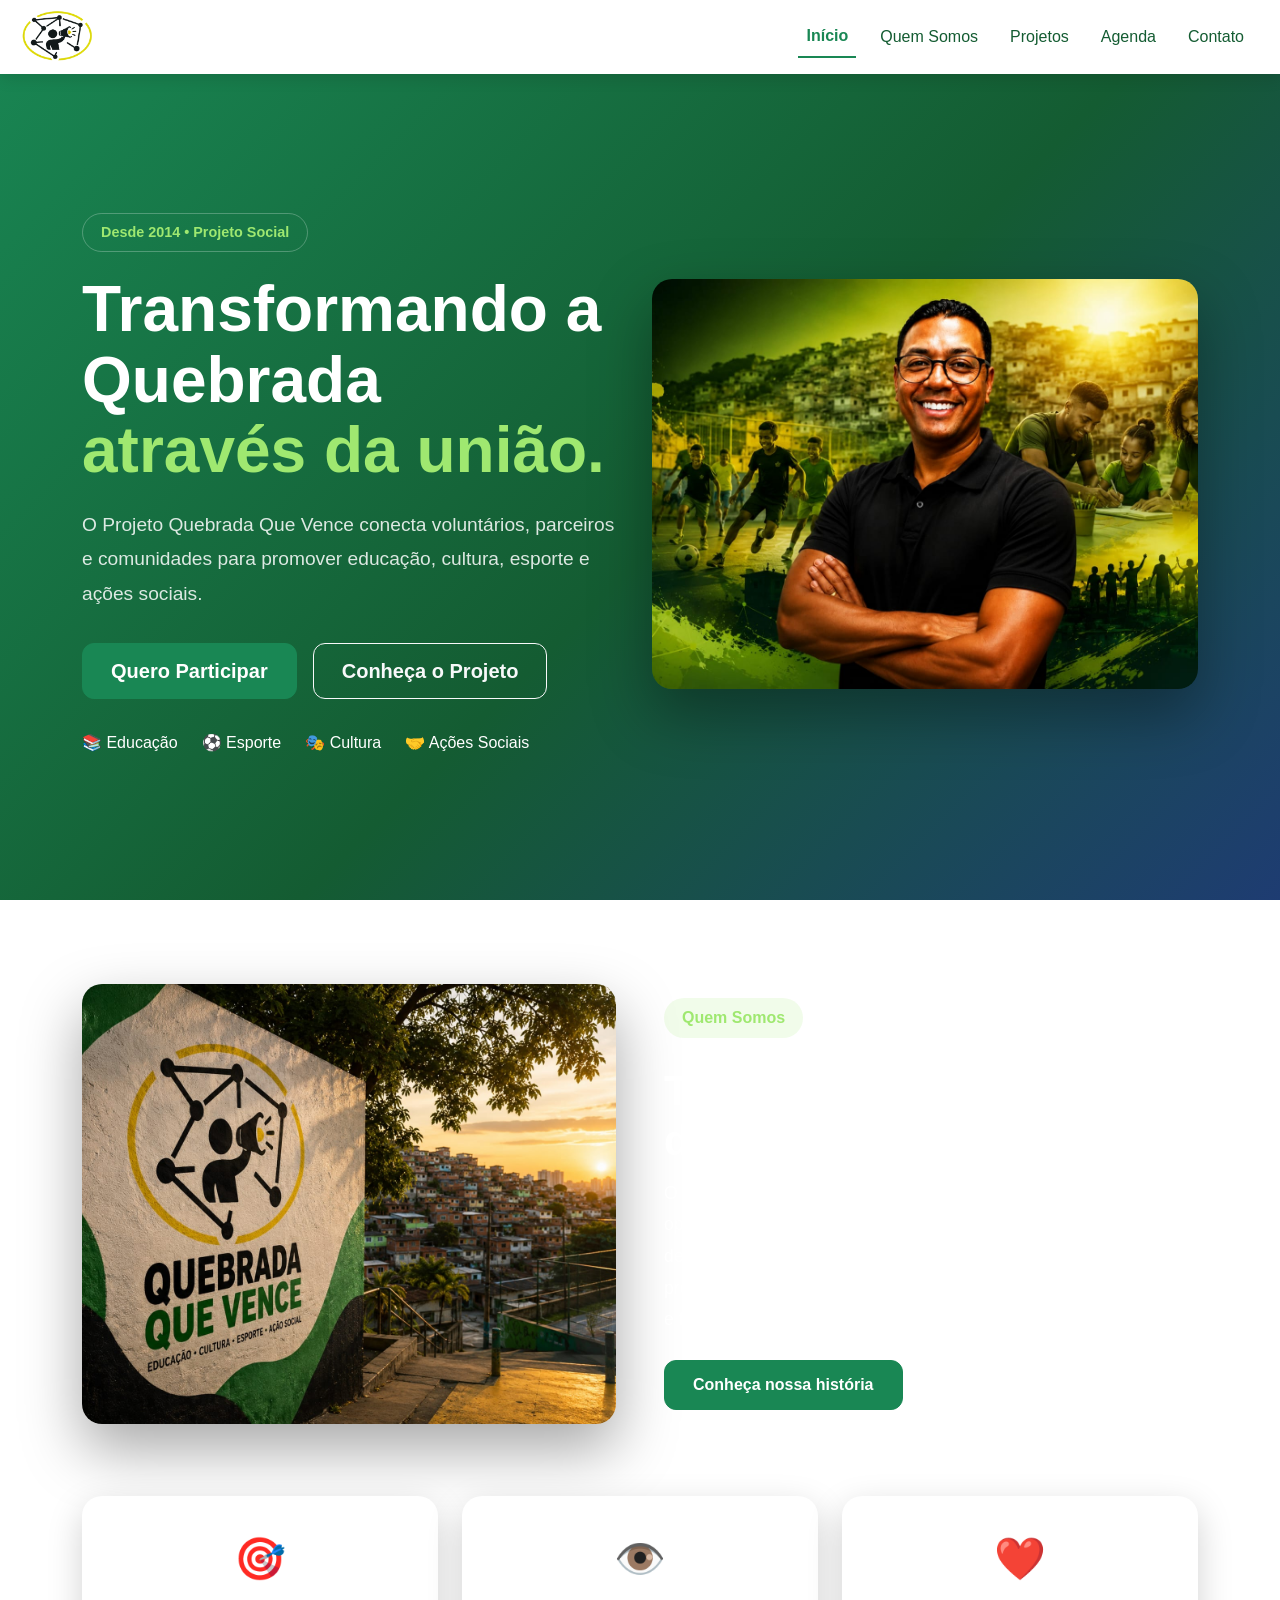
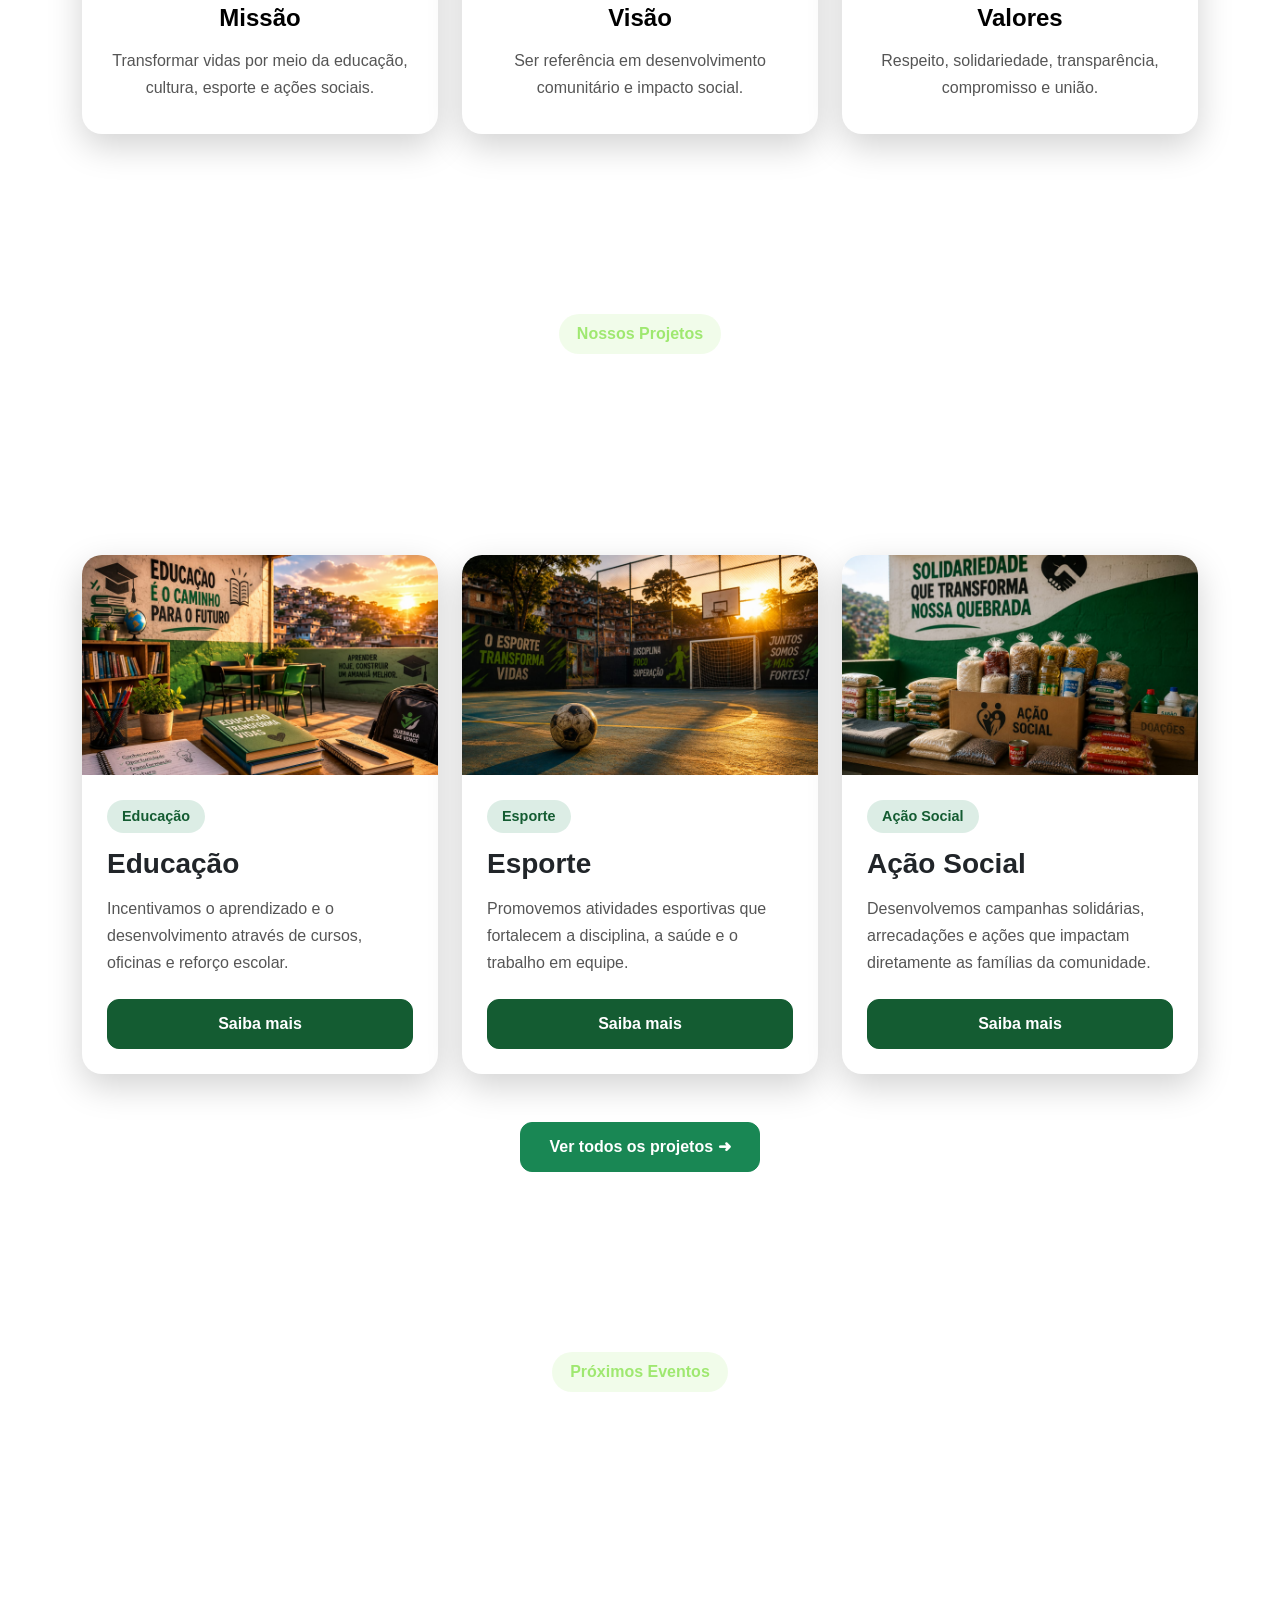
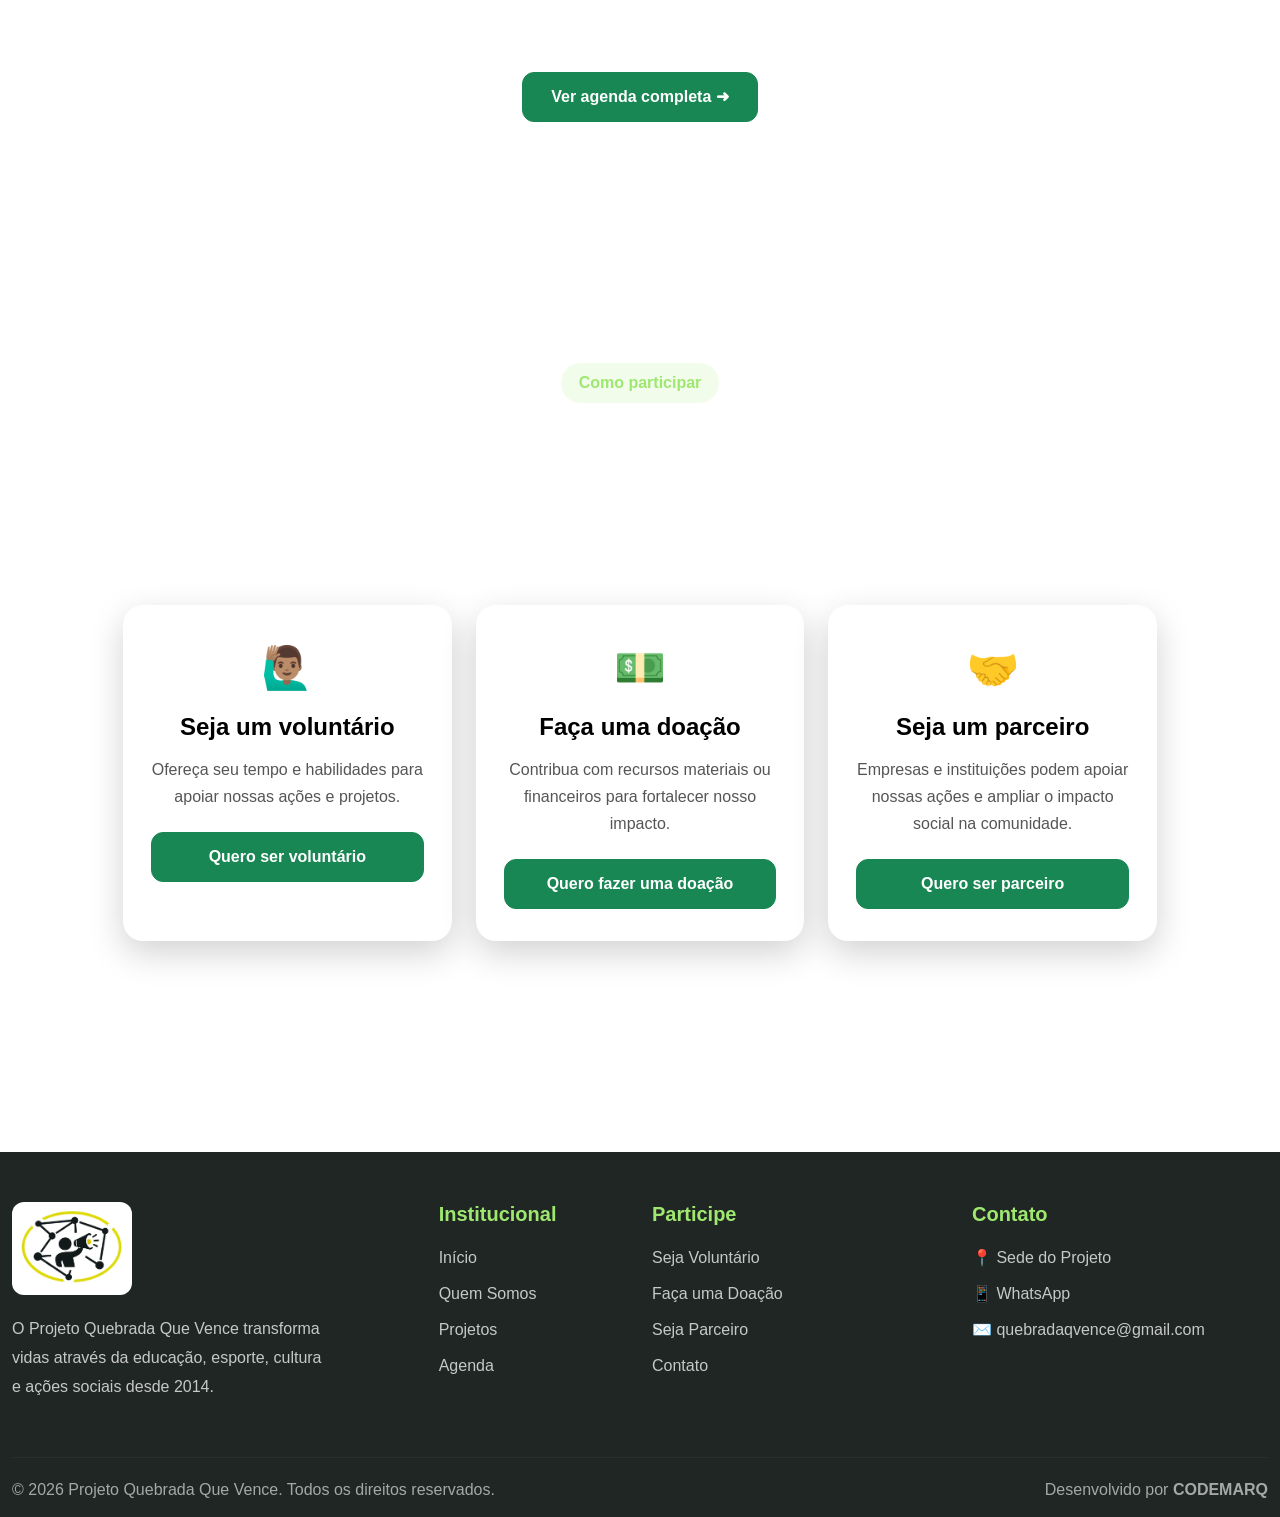
<file: frontend/index.html>
<!doctype html>
<html lang="pt-BR">
  <head>
    <meta charset="UTF-8" />
    <meta name="viewport" content="width=device-width, initial-scale=1.0" />
    <title>Quebrada Que Vence | Educação, esporte, cultura e ação social</title>
    <meta name="description" content="Projeto social desde 2014 na Zona Leste de São Paulo. Educação, esporte, cultura e ações sociais para transformar a comunidade." />
    <link href="https://cdn.jsdelivr.net/npm/bootstrap@5.3.7/dist/css/bootstrap.min.css" rel="stylesheet" integrity="sha384-LN+7fdVzj6u52u30Kp6M/trliBMCMKTyK833zpbD+pXdCLuTusPj697FH4R/5mcr" crossorigin="anonymous" />
    <link rel="stylesheet" href="css/style.css" />
  </head>
  <body>
    <div id="site-header"></div>

    <main>
      <!-- HERO -->
      <section class="hero">
        <div class="container">
          <div class="row align-items-center">
            <div class="col-lg-6 hero-content">
              <span class="hero-badge">Desde 2014 • Projeto Social</span>
              <h1>
                Transformando a Quebrada
                <span class="highlight">através da união.</span>
              </h1>
              <p>
                O Projeto Quebrada Que Vence conecta voluntários, parceiros e
                comunidades para promover educação, cultura, esporte e ações sociais.
              </p>
              <div class="hero-buttons">
                <a href="contato.html" class="btn btn-success btn-qv btn-lg btn-pulse">Quero Participar</a>
                <a href="sobre.html" class="btn btn-outline-light btn-lg btn-qv">Conheça o Projeto</a>
              </div>
              <div class="hero-topics">
                <span>📚 Educação</span>
                <span>⚽ Esporte</span>
                <span>🎭 Cultura</span>
                <span>🤝 Ações Sociais</span>
              </div>
            </div>
            <div class="col-lg-6 text-center">
              <img src="img/banerQuebrada.jpeg" class="hero-image img-fluid img-box" alt="Projeto Quebrada Que Vence" />
            </div>
          </div>
        </div>
      </section>

      <!-- QUEM SOMOS -->
      <section class="section-pad" id="quem-somos">
        <div class="container">
          <div class="row align-items-center g-5">
            <div class="col-lg-6 text-center">
              <img src="img/quem-somos.jpeg" alt="Equipe do Projeto Quebrada Que Vence" class="page-image img-fluid img-box" />
            </div>
            <div class="col-lg-6">
              <span class="section-badge">Quem Somos</span>
              <h2 class="section-title">Transformando vidas desde 2014.</h2>
              <p class="section-description mx-0">
                O Projeto Quebrada Que Vence nasceu com a missão de levar
                oportunidades para quem mais precisa. Ao longo dos anos,
                desenvolvemos ações sociais, culturais, esportivas e educacionais,
                promovendo cidadania, inclusão e esperança para crianças, jovens e
                famílias da comunidade.
              </p>
              <a href="sobre.html" class="btn btn-success btn-qv mt-4">Conheça nossa história</a>
            </div>
          </div>

          <div class="row mt-5 g-4">
            <div class="col-md-4">
              <div class="info-card text-center">
                <div class="icon">🎯</div>
                <h4>Missão</h4>
                <p>Transformar vidas por meio da educação, cultura, esporte e ações sociais.</p>
              </div>
            </div>
            <div class="col-md-4">
              <div class="info-card text-center">
                <div class="icon">👁️</div>
                <h4>Visão</h4>
                <p>Ser referência em desenvolvimento comunitário e impacto social.</p>
              </div>
            </div>
            <div class="col-md-4">
              <div class="info-card text-center">
                <div class="icon">❤️</div>
                <h4>Valores</h4>
                <p>Respeito, solidariedade, transparência, compromisso e união.</p>
              </div>
            </div>
          </div>
        </div>
      </section>

      <!-- PROJETOS -->
      <section class="section-pad" id="projetos">
        <div class="container">
          <div class="text-center">
            <span class="section-badge">Nossos Projetos</span>
            <h2 class="section-title">Transformando vidas através de ações concretas.</h2>
            <p class="section-description">
              Conheça algumas das principais iniciativas desenvolvidas pelo Projeto
              Quebrada Que Vence para fortalecer nossa comunidade.
            </p>
          </div>
          <div class="row g-4 mt-4">
            <div class="col-lg-4">
              <div class="project-card">
                <img src="img/projeto-educacao.jpeg" alt="Projeto Educação" class="project-image img-box" />
                <div class="project-content">
                  <span class="project-badge">Educação</span>
                  <h3>Educação</h3>
                  <p>Incentivamos o aprendizado e o desenvolvimento através de cursos, oficinas e reforço escolar.</p>
                  <a href="projetos.html#educacao" class="btn btn-qv btn-card">Saiba mais</a>
                </div>
              </div>
            </div>
            <div class="col-lg-4">
              <div class="project-card">
                <img src="img/projeto-esporte.jpeg" alt="Projeto Esporte" class="project-image img-box" />
                <div class="project-content">
                  <span class="project-badge">Esporte</span>
                  <h3>Esporte</h3>
                  <p>Promovemos atividades esportivas que fortalecem a disciplina, a saúde e o trabalho em equipe.</p>
                  <a href="projetos.html#esporte" class="btn btn-qv btn-card">Saiba mais</a>
                </div>
              </div>
            </div>
            <div class="col-lg-4">
              <div class="project-card">
                <img src="img/projeto-social.jpeg" alt="Projeto Ação Social" class="project-image img-box" />
                <div class="project-content">
                  <span class="project-badge">Ação Social</span>
                  <h3>Ação Social</h3>
                  <p>Desenvolvemos campanhas solidárias, arrecadações e ações que impactam diretamente as famílias da comunidade.</p>
                  <a href="projetos.html#acao-social" class="btn btn-qv btn-card">Saiba mais</a>
                </div>
              </div>
            </div>
          </div>
          <div class="text-center mt-5">
            <a href="projetos.html" class="btn btn-success btn-qv">Ver todos os projetos ➜</a>
          </div>
        </div>
      </section>

      <!-- AGENDA -->
      <section class="section-pad">
        <div class="container">
          <div class="text-center">
            <span class="section-badge">Próximos Eventos</span>
            <h2 class="section-title">Agenda do Quebrada Que Vence</h2>
            <p class="section-description">Participe das nossas próximas ações e ajude a transformar vidas.</p>
          </div>
          <div class="row g-4 mt-4" id="lista-agenda" data-limite="3"></div>
          <div class="text-center mt-5">
            <a href="agenda.html" class="btn btn-success btn-qv">Ver agenda completa ➜</a>
          </div>
        </div>
      </section>

      <!-- COMO PARTICIPAR -->
      <section class="section-pad" id="participar">
        <div class="container">
          <div class="participar-wrapper">
            <div class="text-center">
              <span class="section-badge">Como participar</span>
              <h2 class="section-title">Faça parte da transformação da nossa comunidade</h2>
              <p class="section-description">
                Existem várias formas de contribuir com o Projeto Quebrada Que Vence.
                Escolha como deseja participar e ajudar a transformar vidas.
              </p>
            </div>
            <div class="row g-4 mt-4">
              <div class="col-md-4">
                <div class="info-card text-center">
                  <div class="icon">🙋🏽‍♂️</div>
                  <h4>Seja um voluntário</h4>
                  <p>Ofereça seu tempo e habilidades para apoiar nossas ações e projetos.</p>
                  <a href="contato.html?tipo=voluntario" class="btn btn-success btn-qv">Quero ser voluntário</a>
                </div>
              </div>
              <div class="col-md-4">
                <div class="info-card text-center">
                  <div class="icon">💵</div>
                  <h4>Faça uma doação</h4>
                  <p>Contribua com recursos materiais ou financeiros para fortalecer nosso impacto.</p>
                  <a href="contato.html?tipo=apoiador" class="btn btn-success btn-qv">Quero fazer uma doação</a>
                </div>
              </div>
              <div class="col-md-4">
                <div class="info-card text-center">
                  <div class="icon">🤝</div>
                  <h4>Seja um parceiro</h4>
                  <p>Empresas e instituições podem apoiar nossas ações e ampliar o impacto social na comunidade.</p>
                  <a href="contato.html?tipo=empresa" class="btn btn-success btn-qv">Quero ser parceiro</a>
                </div>
              </div>
            </div>
          </div>
        </div>
      </section>
    </main>

    <div id="site-footer"></div>

    <script src="https://cdn.jsdelivr.net/npm/bootstrap@5.3.7/dist/js/bootstrap.bundle.min.js" integrity="sha384-ndDqU0Gzau9qJ1lfW4pNLlhNTkCfHzAVBReH9diLvGRem5+R9g2FzA8ZGN954O5Q" crossorigin="anonymous"></script>
    <script src="js/config.js"></script>
    <script src="js/layout.js"></script>
    <script src="js/eventos.js"></script>
    <script src="js/agenda.js"></script>
  </body>
</html>
</file>
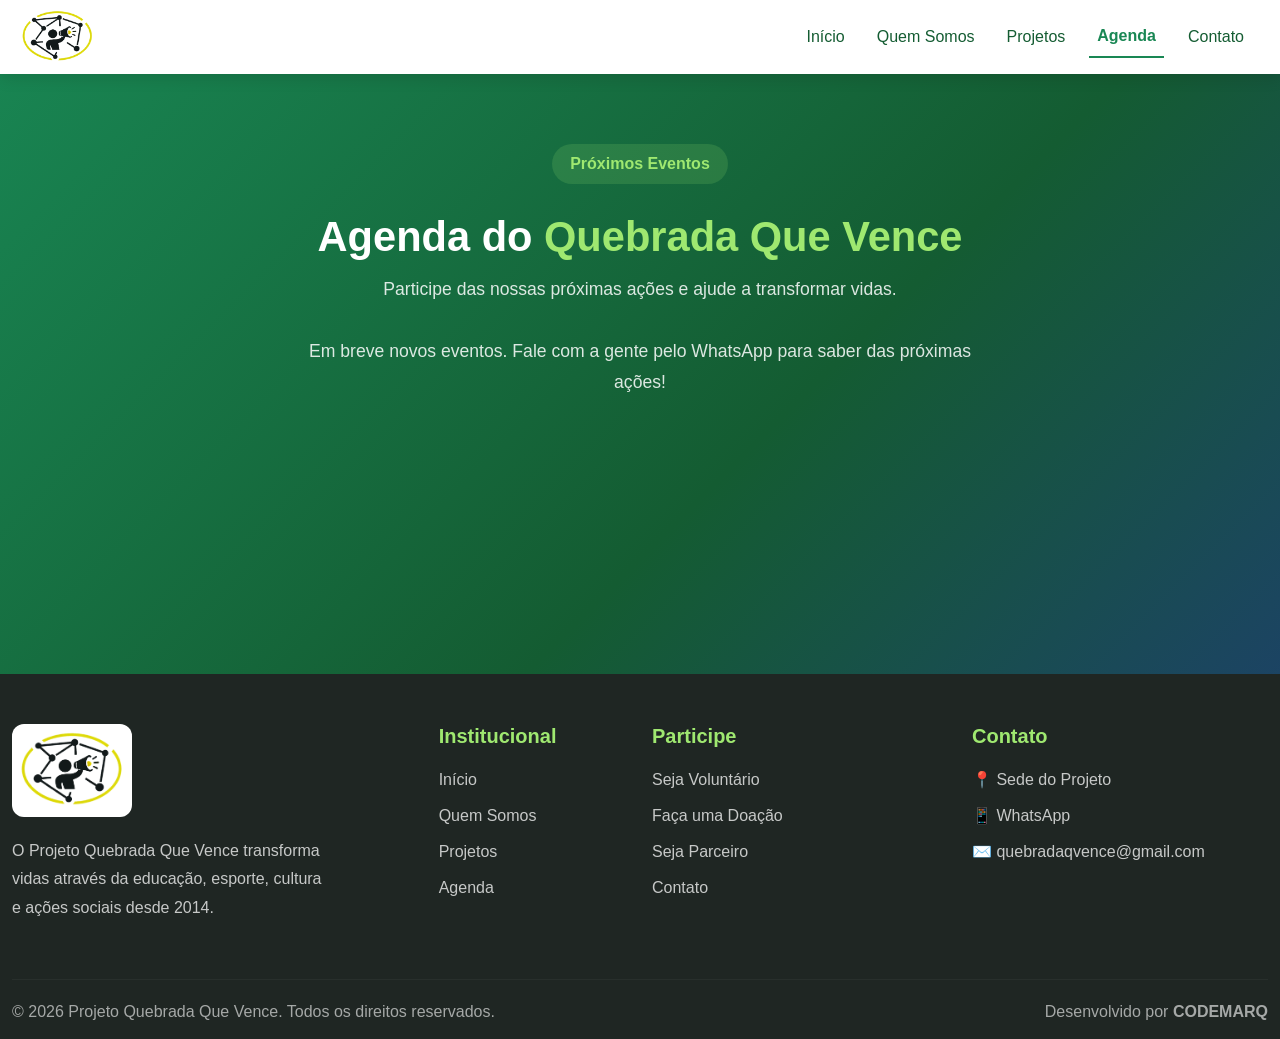
<file: frontend/agenda.html>
<!doctype html>
<html lang="pt-BR">
  <head>
    <meta charset="UTF-8" />
    <meta name="viewport" content="width=device-width, initial-scale=1.0" />
    <title>Agenda | Quebrada Que Vence</title>
    <meta name="description" content="Próximos eventos e ações do Projeto Quebrada Que Vence. Participe!" />
    <link href="https://cdn.jsdelivr.net/npm/bootstrap@5.3.7/dist/css/bootstrap.min.css" rel="stylesheet" integrity="sha384-LN+7fdVzj6u52u30Kp6M/trliBMCMKTyK833zpbD+pXdCLuTusPj697FH4R/5mcr" crossorigin="anonymous" />
    <link rel="stylesheet" href="css/style.css" />
  </head>
  <body>
    <div id="site-header"></div>

    <main>
      <section class="page-banner">
        <div class="container">
          <span class="section-badge">Próximos Eventos</span>
          <h1 class="section-title">Agenda do <span class="highlight">Quebrada Que Vence</span></h1>
          <p class="section-description">Participe das nossas próximas ações e ajude a transformar vidas.</p>
        </div>
      </section>

      <section class="pb-5">
        <div class="container">
          <div class="row g-4" id="lista-agenda"></div>
        </div>
      </section>
    </main>

    <div id="site-footer"></div>

    <script src="https://cdn.jsdelivr.net/npm/bootstrap@5.3.7/dist/js/bootstrap.bundle.min.js" integrity="sha384-ndDqU0Gzau9qJ1lfW4pNLlhNTkCfHzAVBReH9diLvGRem5+R9g2FzA8ZGN954O5Q" crossorigin="anonymous"></script>
    <script src="js/config.js"></script>
    <script src="js/layout.js"></script>
    <script src="js/eventos.js"></script>
    <script src="js/agenda.js"></script>
  </body>
</html>
</file>
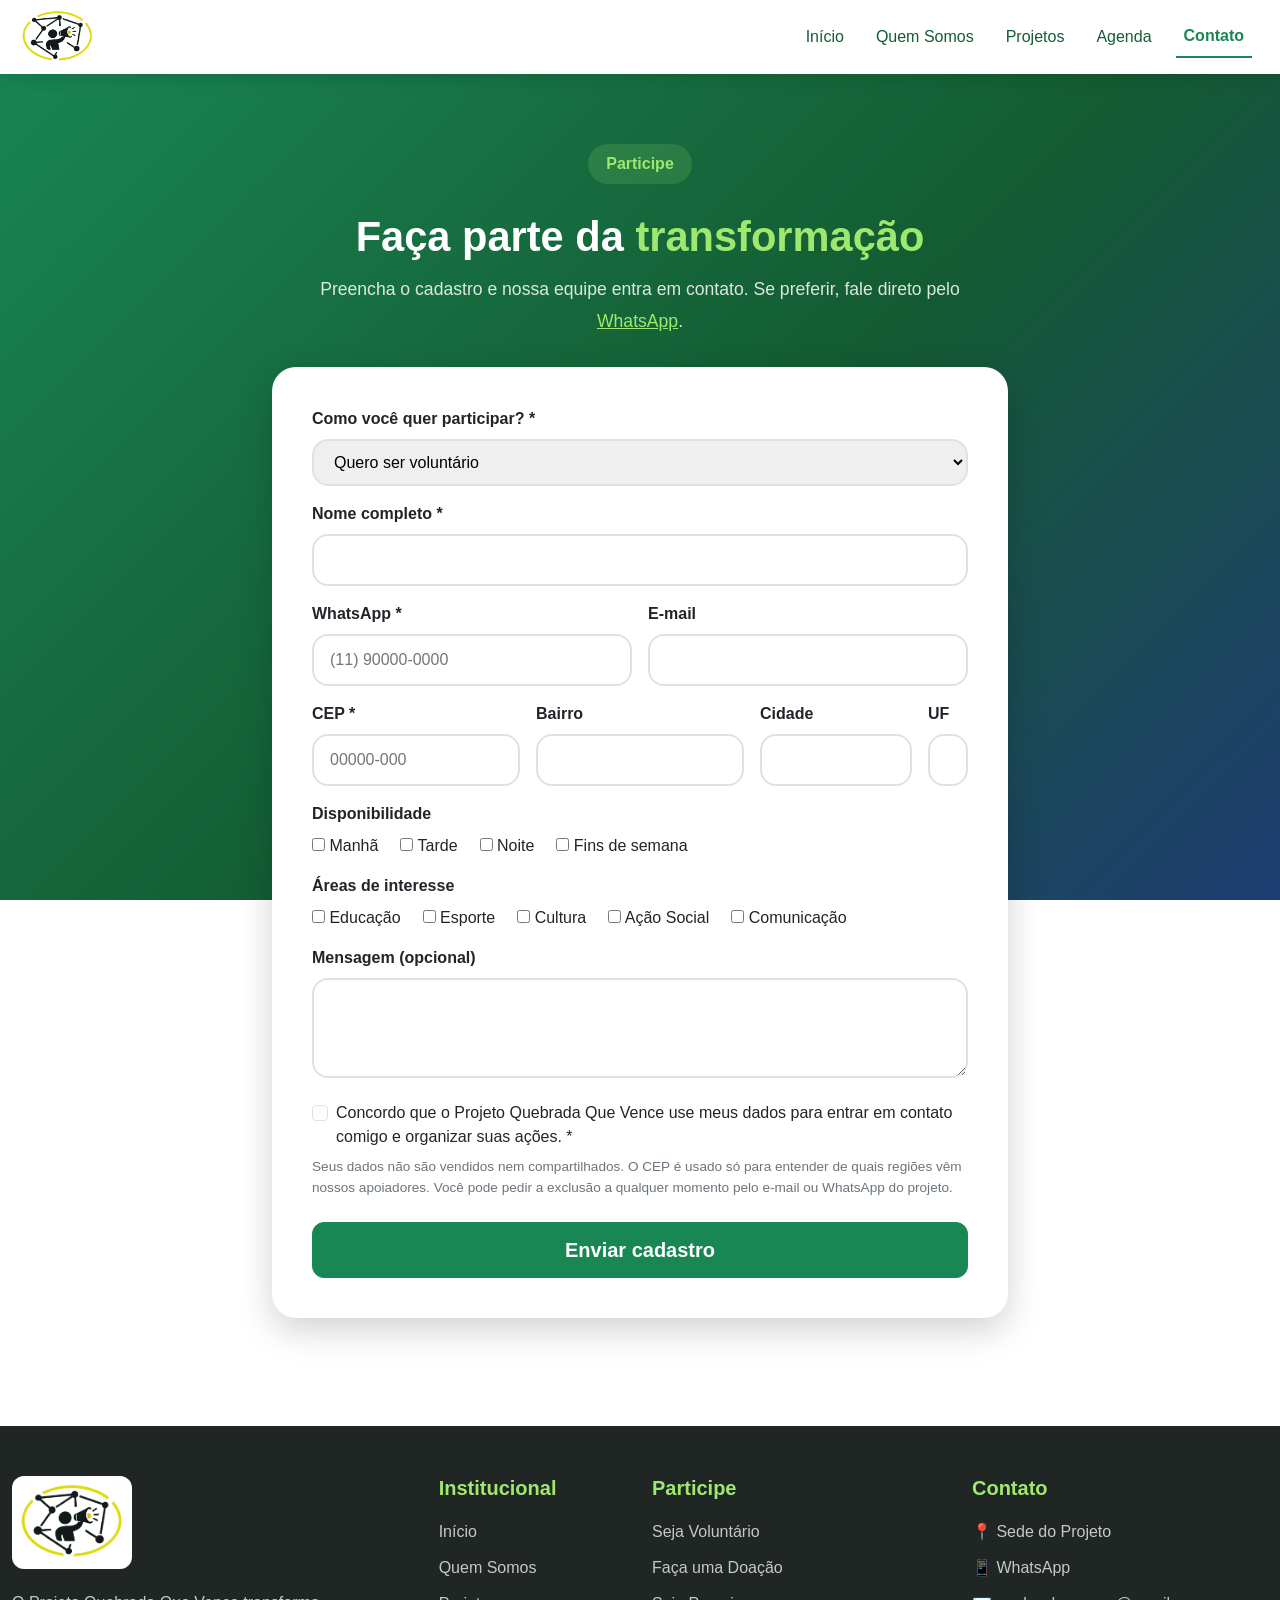
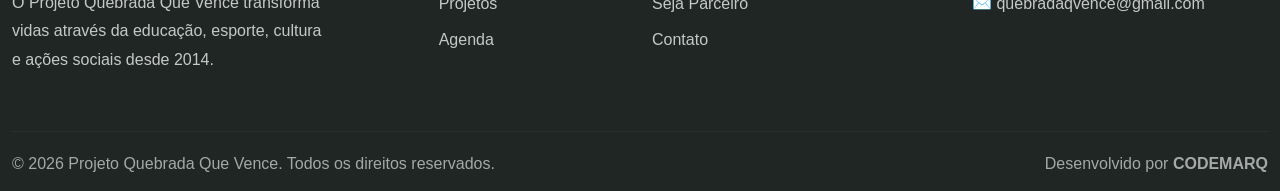
<file: frontend/contato.html>
<!doctype html>
<html lang="pt-BR">
  <head>
    <meta charset="UTF-8" />
    <meta name="viewport" content="width=device-width, initial-scale=1.0" />
    <title>Participe e Contato | Quebrada Que Vence</title>
    <meta name="description" content="Cadastre-se como voluntário, apoiador ou empresa parceira do Quebrada Que Vence." />
    <link href="https://cdn.jsdelivr.net/npm/bootstrap@5.3.7/dist/css/bootstrap.min.css" rel="stylesheet" integrity="sha384-LN+7fdVzj6u52u30Kp6M/trliBMCMKTyK833zpbD+pXdCLuTusPj697FH4R/5mcr" crossorigin="anonymous" />
    <link rel="stylesheet" href="css/style.css" />
  </head>
  <body>
    <div id="site-header"></div>

    <main>
      <section class="page-banner">
        <div class="container">
          <span class="section-badge">Participe</span>
          <h1 class="section-title">Faça parte da <span class="highlight">transformação</span></h1>
          <p class="section-description">
            Preencha o cadastro e nossa equipe entra em contato. Se preferir, fale
            direto pelo <a class="highlight" href="#" id="link-zap">WhatsApp</a>.
          </p>
        </div>
      </section>

      <section class="pb-5">
        <div class="container">
          <div class="row justify-content-center">
            <div class="col-lg-8">
              <form id="form-cadastro" class="form-card needs-validation" novalidate>
                <input type="hidden" name="evento" id="evento" />

                <div class="row g-3">
                  <div class="col-12">
                    <label class="form-label" for="tipo">Como você quer participar? *</label>
                    <select class="input-qv" id="tipo" name="tipo" required>
                      <option value="voluntario">Quero ser voluntário</option>
                      <option value="apoiador">Quero apoiar / doar</option>
                      <option value="empresa">Sou empresa e quero ser parceira</option>
                      <option value="contato">Só quero tirar uma dúvida</option>
                    </select>
                  </div>

                  <div class="col-12 d-none" id="bloco-empresa">
                    <label class="form-label" for="empresa">Nome da empresa</label>
                    <input class="input-qv" type="text" id="empresa" name="empresa" autocomplete="organization" />
                  </div>

                  <div class="col-12">
                    <label class="form-label" for="nome">Nome completo *</label>
                    <input class="input-qv" type="text" id="nome" name="nome" required minlength="3" autocomplete="name" />
                  </div>

                  <div class="col-md-6">
                    <label class="form-label" for="whatsapp">WhatsApp *</label>
                    <input class="input-qv" type="tel" id="whatsapp" name="whatsapp" placeholder="(11) 90000-0000" required autocomplete="tel" />
                  </div>

                  <div class="col-md-6">
                    <label class="form-label" for="email">E-mail</label>
                    <input class="input-qv" type="email" id="email" name="email" autocomplete="email" />
                  </div>

                  <div class="col-md-4">
                    <label class="form-label" for="cep">CEP *</label>
                    <input class="input-qv" type="text" id="cep" name="cep" placeholder="00000-000" required inputmode="numeric" autocomplete="postal-code" />
                  </div>
                  <div class="col-md-4">
                    <label class="form-label" for="bairro">Bairro</label>
                    <input class="input-qv" type="text" id="bairro" name="bairro" />
                  </div>
                  <div class="col-md-3">
                    <label class="form-label" for="cidade">Cidade</label>
                    <input class="input-qv" type="text" id="cidade" name="cidade" />
                  </div>
                  <div class="col-md-1">
                    <label class="form-label" for="uf">UF</label>
                    <input class="input-qv px-2" type="text" id="uf" name="uf" maxlength="2" />
                  </div>

                  <div class="col-12">
                    <span class="form-label d-block">Disponibilidade</span>
                    <div class="check-grid">
                      <label><input type="checkbox" name="disponibilidade" value="Manhã" /> Manhã</label>
                      <label><input type="checkbox" name="disponibilidade" value="Tarde" /> Tarde</label>
                      <label><input type="checkbox" name="disponibilidade" value="Noite" /> Noite</label>
                      <label><input type="checkbox" name="disponibilidade" value="Fins de semana" /> Fins de semana</label>
                    </div>
                  </div>

                  <div class="col-12">
                    <span class="form-label d-block">Áreas de interesse</span>
                    <div class="check-grid">
                      <label><input type="checkbox" name="interesses" value="Educação" /> Educação</label>
                      <label><input type="checkbox" name="interesses" value="Esporte" /> Esporte</label>
                      <label><input type="checkbox" name="interesses" value="Cultura" /> Cultura</label>
                      <label><input type="checkbox" name="interesses" value="Ação Social" /> Ação Social</label>
                      <label><input type="checkbox" name="interesses" value="Comunicação" /> Comunicação</label>
                    </div>
                  </div>

                  <div class="col-12">
                    <label class="form-label" for="mensagem">Mensagem (opcional)</label>
                    <textarea class="input-qv" id="mensagem" name="mensagem" rows="3"></textarea>
                  </div>

                  <div class="col-12">
                    <div class="form-check">
                      <input class="form-check-input" type="checkbox" id="lgpd" required />
                      <label class="form-check-label" for="lgpd">
                        Concordo que o Projeto Quebrada Que Vence use meus dados para
                        entrar em contato comigo e organizar suas ações. *
                      </label>
                    </div>
                    <p class="form-note mt-2 mb-0">
                      Seus dados não são vendidos nem compartilhados. O CEP é usado só para
                      entender de quais regiões vêm nossos apoiadores. Você pode pedir a
                      exclusão a qualquer momento pelo e-mail ou WhatsApp do projeto.
                    </p>
                  </div>

                  <div class="col-12">
                    <div id="form-aviso" class="d-none" role="alert"></div>
                    <button type="submit" id="btn-enviar" class="btn btn-success btn-qv btn-lg w-100 mt-2">Enviar cadastro</button>
                  </div>
                </div>
              </form>
            </div>
          </div>
        </div>
      </section>
    </main>

    <div id="site-footer"></div>

    <script src="https://cdn.jsdelivr.net/npm/bootstrap@5.3.7/dist/js/bootstrap.bundle.min.js" integrity="sha384-ndDqU0Gzau9qJ1lfW4pNLlhNTkCfHzAVBReH9diLvGRem5+R9g2FzA8ZGN954O5Q" crossorigin="anonymous"></script>
    <script src="js/config.js"></script>
    <script src="js/layout.js"></script>
    <script src="js/cadastro.js"></script>
    <script>
      document.getElementById("link-zap").href = "https://wa.me/" + window.QV.whatsapp;
    </script>
  </body>
</html>
</file>
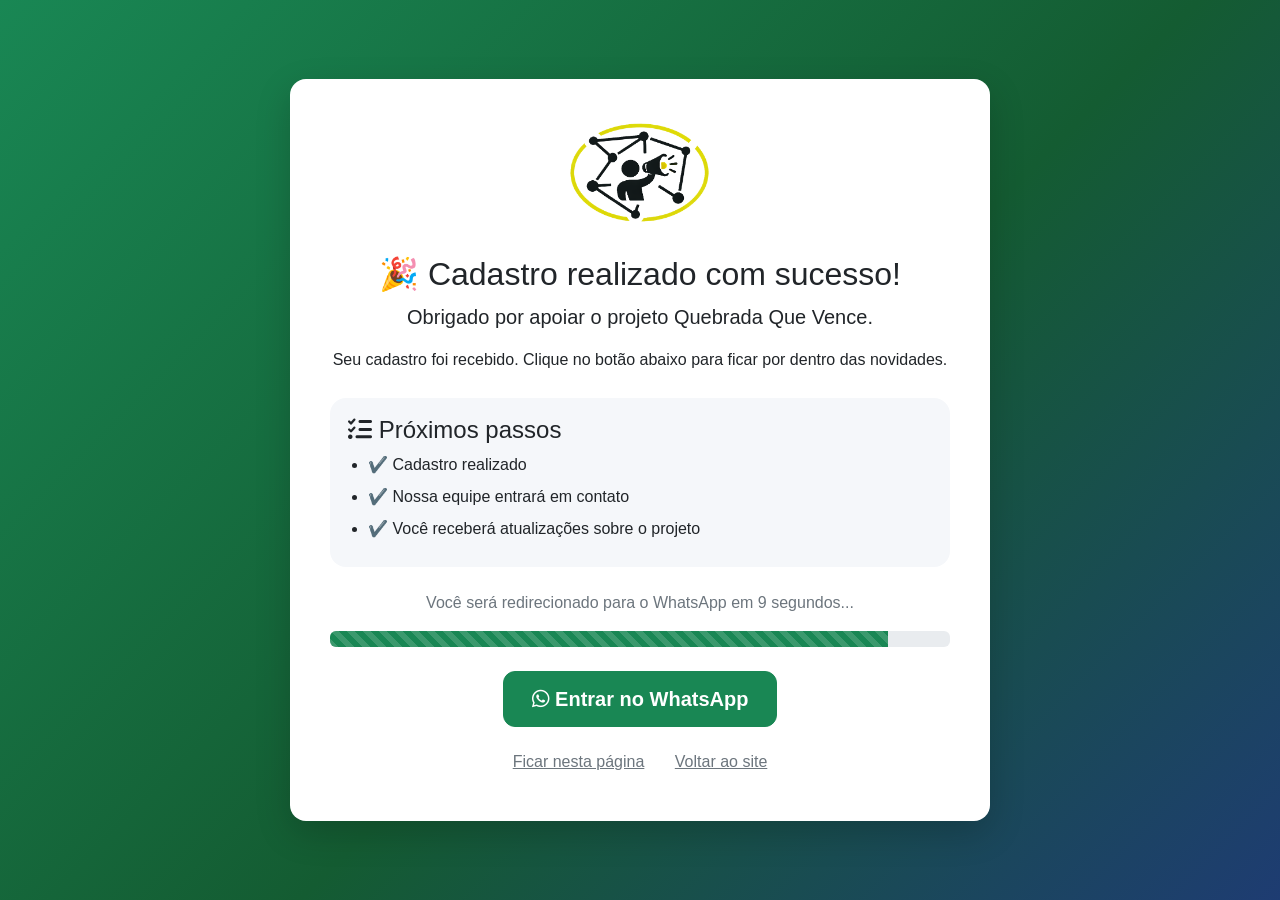
<file: frontend/pagFinal.html>
<!doctype html>
<html lang="pt-BR">
  <head>
    <meta charset="UTF-8" />
    <meta name="viewport" content="width=device-width, initial-scale=1.0" />
    <title>Cadastro realizado | Quebrada Que Vence</title>
    <meta name="robots" content="noindex" />
    <link href="https://cdn.jsdelivr.net/npm/bootstrap@5.3.7/dist/css/bootstrap.min.css" rel="stylesheet" integrity="sha384-LN+7fdVzj6u52u30Kp6M/trliBMCMKTyK833zpbD+pXdCLuTusPj697FH4R/5mcr" crossorigin="anonymous" />
    <link rel="stylesheet" href="https://cdnjs.cloudflare.com/ajax/libs/font-awesome/6.7.2/css/all.min.css" />
    <link rel="stylesheet" href="css/style.css" />
  </head>
  <body>
    <div class="final-wrap">
      <div class="container text-center">
        <div class="card-qv">
          <img src="img/logoQuebrada.png" class="img-fluid logo-card mb-4" alt="Logo Quebrada Que Vence" />

          <h1 class="h2" id="saudacao">🎉 Cadastro realizado com sucesso!</h1>

          <p class="lead">Obrigado por apoiar o projeto <strong>Quebrada Que Vence</strong>.</p>
          <p>Seu cadastro foi recebido. Clique no botão abaixo para ficar por dentro das novidades.</p>

          <div class="proximos-passos">
            <h4><i class="fa-solid fa-list-check"></i> Próximos passos</h4>
            <ul>
              <li>✔️ Cadastro realizado</li>
              <li>✔️ Nossa equipe entrará em contato</li>
              <li>✔️ Você receberá atualizações sobre o projeto</li>
            </ul>
          </div>

          <p id="contador" class="mt-4 text-secondary">Você será redirecionado para o WhatsApp em 10 segundos...</p>

          <div class="progress mt-3">
            <div id="barraProgresso" class="progress-bar progress-bar-striped progress-bar-animated bg-success" role="progressbar" style="width: 100%"></div>
          </div>

          <a id="btnWhatsapp" href="#" class="btn btn-success btn-lg btn-qv mt-4">
            <i class="fab fa-whatsapp"></i> Entrar no WhatsApp
          </a>
          <div class="mt-3">
            <button type="button" id="btnCancelar" class="btn btn-link text-secondary">Ficar nesta página</button>
            <a href="index.html" class="btn btn-link text-secondary">Voltar ao site</a>
          </div>
        </div>
      </div>
    </div>

    <script src="https://cdn.jsdelivr.net/npm/bootstrap@5.3.7/dist/js/bootstrap.bundle.min.js" integrity="sha384-ndDqU0Gzau9qJ1lfW4pNLlhNTkCfHzAVBReH9diLvGRem5+R9g2FzA8ZGN954O5Q" crossorigin="anonymous"></script>
    <script src="js/config.js"></script>
    <script src="js/final.js"></script>
  </body>
</html>
</file>
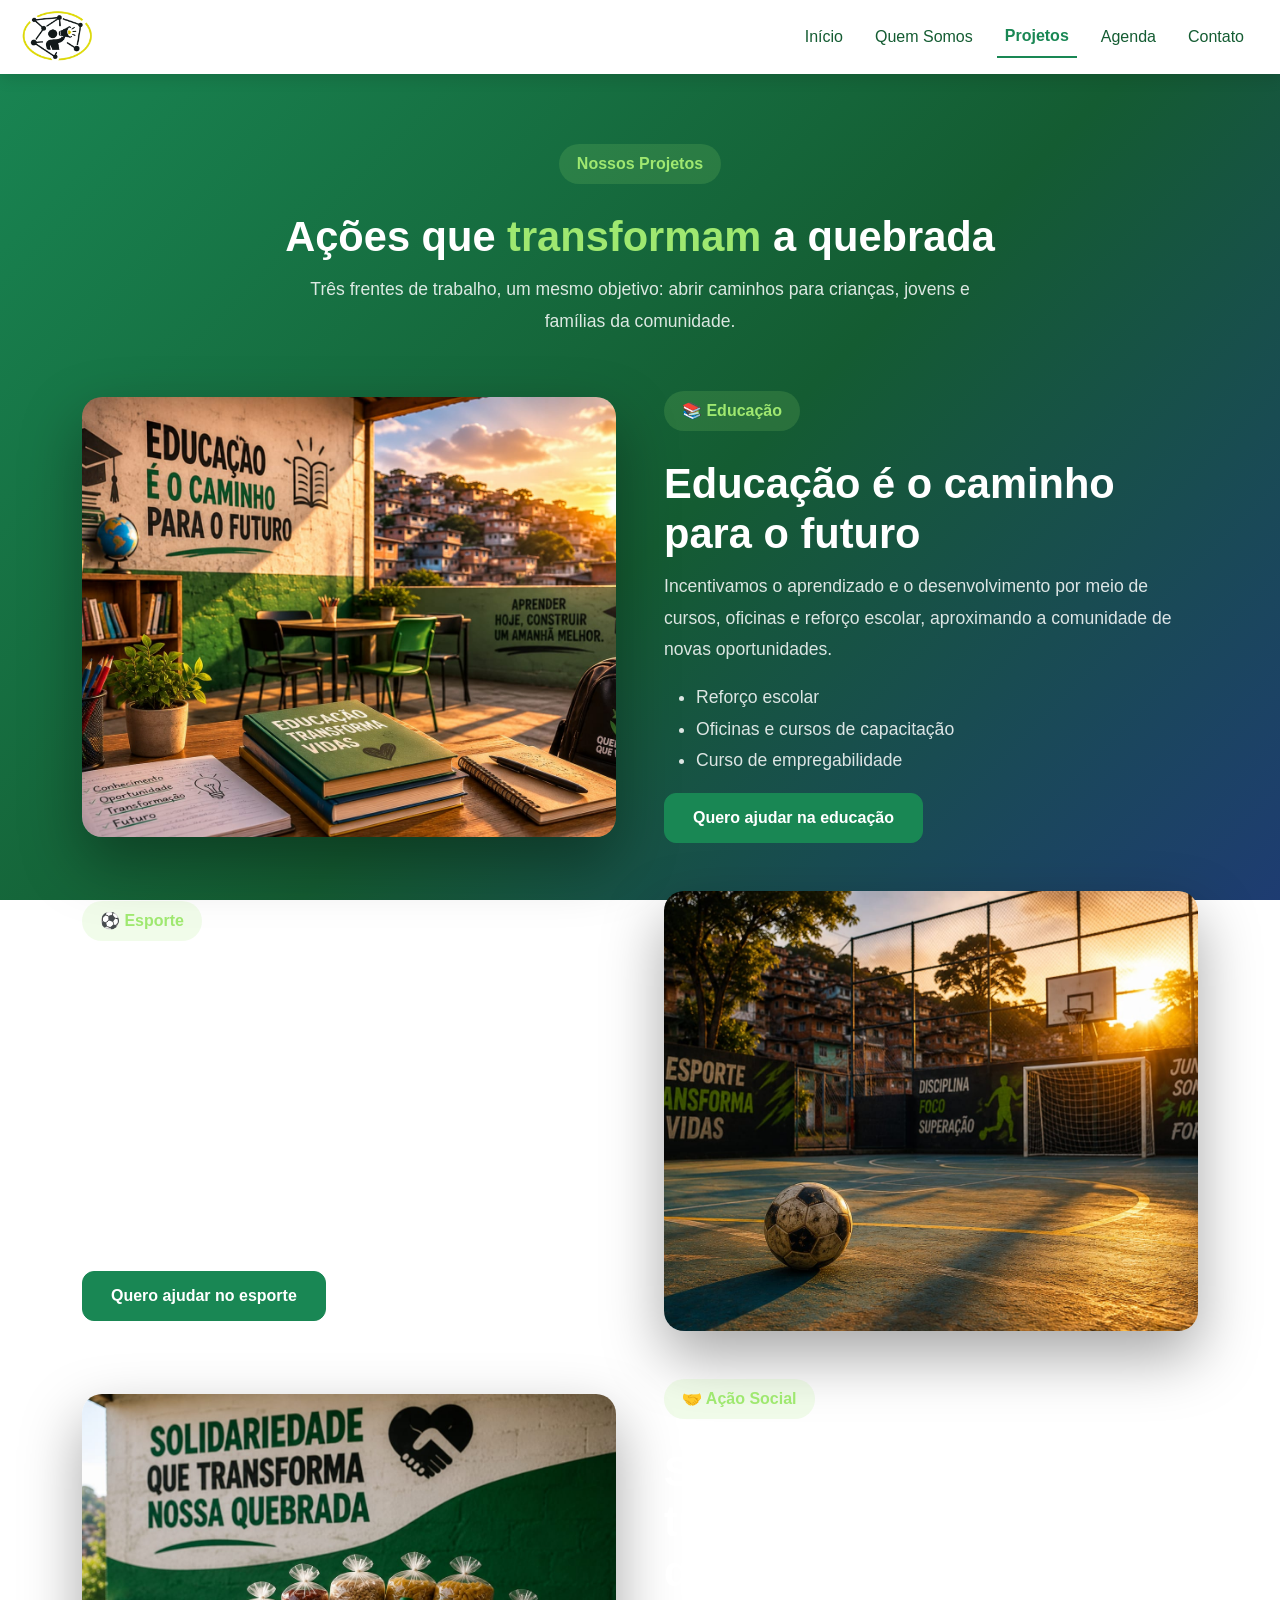
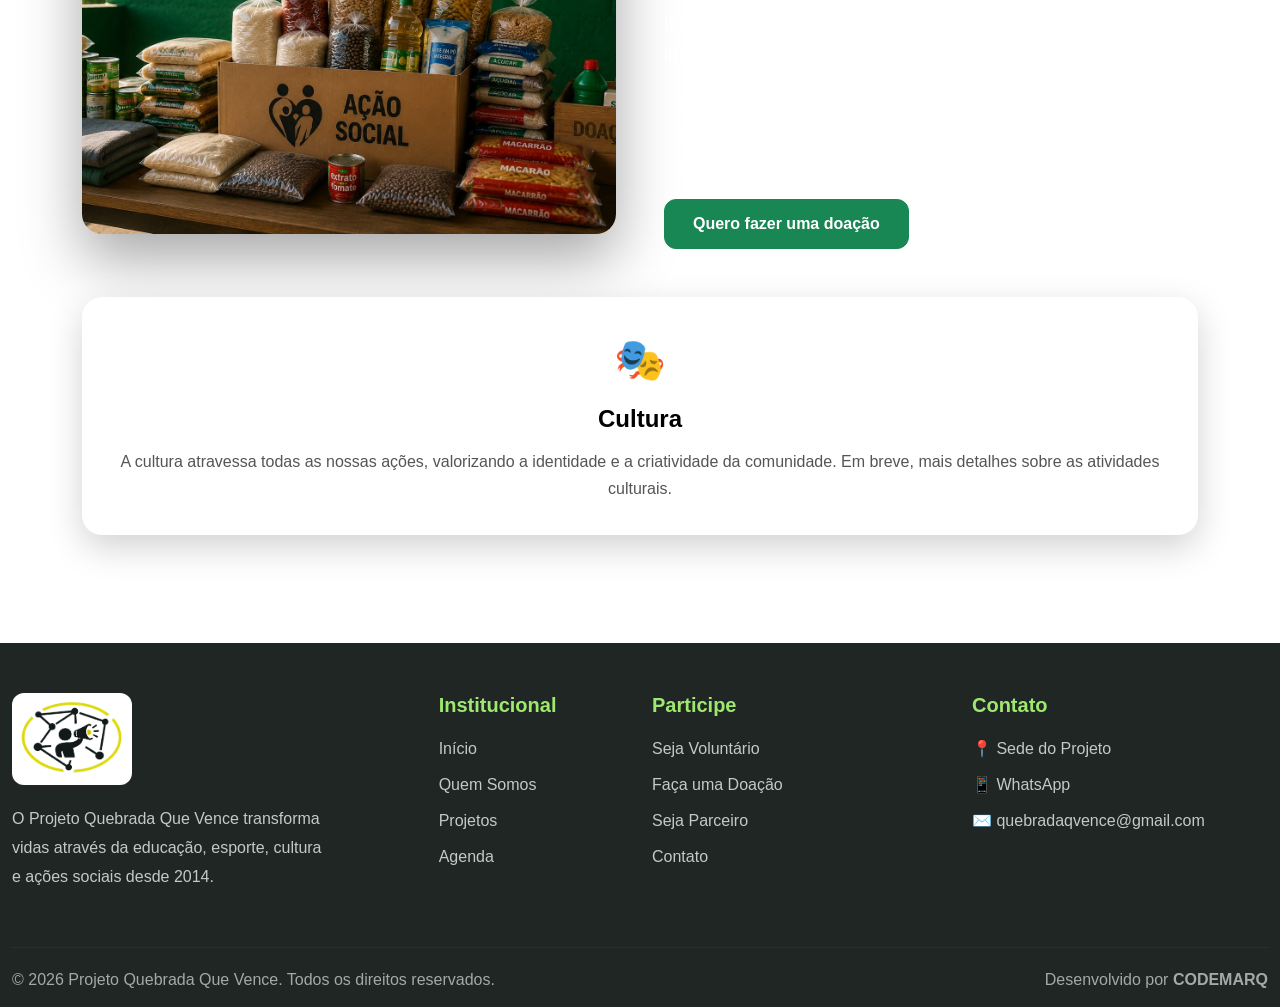
<file: frontend/projetos.html>
<!doctype html>
<html lang="pt-BR">
  <head>
    <meta charset="UTF-8" />
    <meta name="viewport" content="width=device-width, initial-scale=1.0" />
    <title>Projetos | Quebrada Que Vence</title>
    <meta name="description" content="Conheça os projetos de educação, esporte e ação social do Quebrada Que Vence." />
    <link href="https://cdn.jsdelivr.net/npm/bootstrap@5.3.7/dist/css/bootstrap.min.css" rel="stylesheet" integrity="sha384-LN+7fdVzj6u52u30Kp6M/trliBMCMKTyK833zpbD+pXdCLuTusPj697FH4R/5mcr" crossorigin="anonymous" />
    <link rel="stylesheet" href="css/style.css" />
  </head>
  <body>
    <div id="site-header"></div>

    <main>
      <section class="page-banner">
        <div class="container">
          <span class="section-badge">Nossos Projetos</span>
          <h1 class="section-title">Ações que <span class="highlight">transformam</span> a quebrada</h1>
          <p class="section-description">
            Três frentes de trabalho, um mesmo objetivo: abrir caminhos para crianças,
            jovens e famílias da comunidade.
          </p>
        </div>
      </section>

      <section class="pb-5">
        <div class="container">
          <!-- Educação -->
          <div class="row align-items-center g-5 py-4" id="educacao">
            <div class="col-lg-6">
              <img src="img/projeto-educacao.jpeg" alt="Projeto Educação" class="page-image img-fluid img-box" />
            </div>
            <div class="col-lg-6">
              <span class="section-badge">📚 Educação</span>
              <h2 class="section-title">Educação é o caminho para o futuro</h2>
              <p class="section-description mx-0">
                Incentivamos o aprendizado e o desenvolvimento por meio de cursos,
                oficinas e reforço escolar, aproximando a comunidade de novas oportunidades.
              </p>
              <ul class="section-description mx-0 mt-3">
                <li>Reforço escolar</li>
                <li>Oficinas e cursos de capacitação</li>
                <li>Curso de empregabilidade</li>
              </ul>
              <a href="contato.html?tipo=voluntario" class="btn btn-success btn-qv mt-3">Quero ajudar na educação</a>
            </div>
          </div>

          <!-- Esporte -->
          <div class="row align-items-center g-5 py-4 flex-lg-row-reverse" id="esporte">
            <div class="col-lg-6">
              <img src="img/projeto-esporte.jpeg" alt="Projeto Esporte" class="page-image img-fluid img-box" />
            </div>
            <div class="col-lg-6">
              <span class="section-badge">⚽ Esporte</span>
              <h2 class="section-title">O esporte transforma vidas</h2>
              <p class="section-description mx-0">
                Promovemos atividades esportivas que fortalecem a disciplina, a saúde
                e o trabalho em equipe. Juntos somos mais fortes.
              </p>
              <ul class="section-description mx-0 mt-3">
                <li>Treinos e escolinha de futebol</li>
                <li>Torneios comunitários</li>
                <li>Integração e lazer para crianças e jovens</li>
              </ul>
              <a href="contato.html?tipo=voluntario" class="btn btn-success btn-qv mt-3">Quero ajudar no esporte</a>
            </div>
          </div>

          <!-- Ação Social -->
          <div class="row align-items-center g-5 py-4" id="acao-social">
            <div class="col-lg-6">
              <img src="img/projeto-social.jpeg" alt="Projeto Ação Social" class="page-image img-fluid img-box" />
            </div>
            <div class="col-lg-6">
              <span class="section-badge">🤝 Ação Social</span>
              <h2 class="section-title">Solidariedade que transforma nossa quebrada</h2>
              <p class="section-description mx-0">
                Desenvolvemos campanhas solidárias, arrecadações e ações que
                impactam diretamente as famílias da comunidade.
              </p>
              <ul class="section-description mx-0 mt-3">
                <li>Arrecadação e distribuição de alimentos</li>
                <li>Campanhas de roupas e agasalhos</li>
                <li>Mutirões de atendimento à comunidade</li>
              </ul>
              <a href="contato.html?tipo=apoiador" class="btn btn-success btn-qv mt-3">Quero fazer uma doação</a>
            </div>
          </div>

          <!-- Cultura -->
          <div class="row mt-4">
            <div class="col-12">
              <div class="info-card text-center">
                <div class="icon">🎭</div>
                <h4>Cultura</h4>
                <p>A cultura atravessa todas as nossas ações, valorizando a identidade e a criatividade da comunidade. Em breve, mais detalhes sobre as atividades culturais.</p>
              </div>
            </div>
          </div>
        </div>
      </section>
    </main>

    <div id="site-footer"></div>

    <script src="https://cdn.jsdelivr.net/npm/bootstrap@5.3.7/dist/js/bootstrap.bundle.min.js" integrity="sha384-ndDqU0Gzau9qJ1lfW4pNLlhNTkCfHzAVBReH9diLvGRem5+R9g2FzA8ZGN954O5Q" crossorigin="anonymous"></script>
    <script src="js/config.js"></script>
    <script src="js/layout.js"></script>
  </body>
</html>
</file>
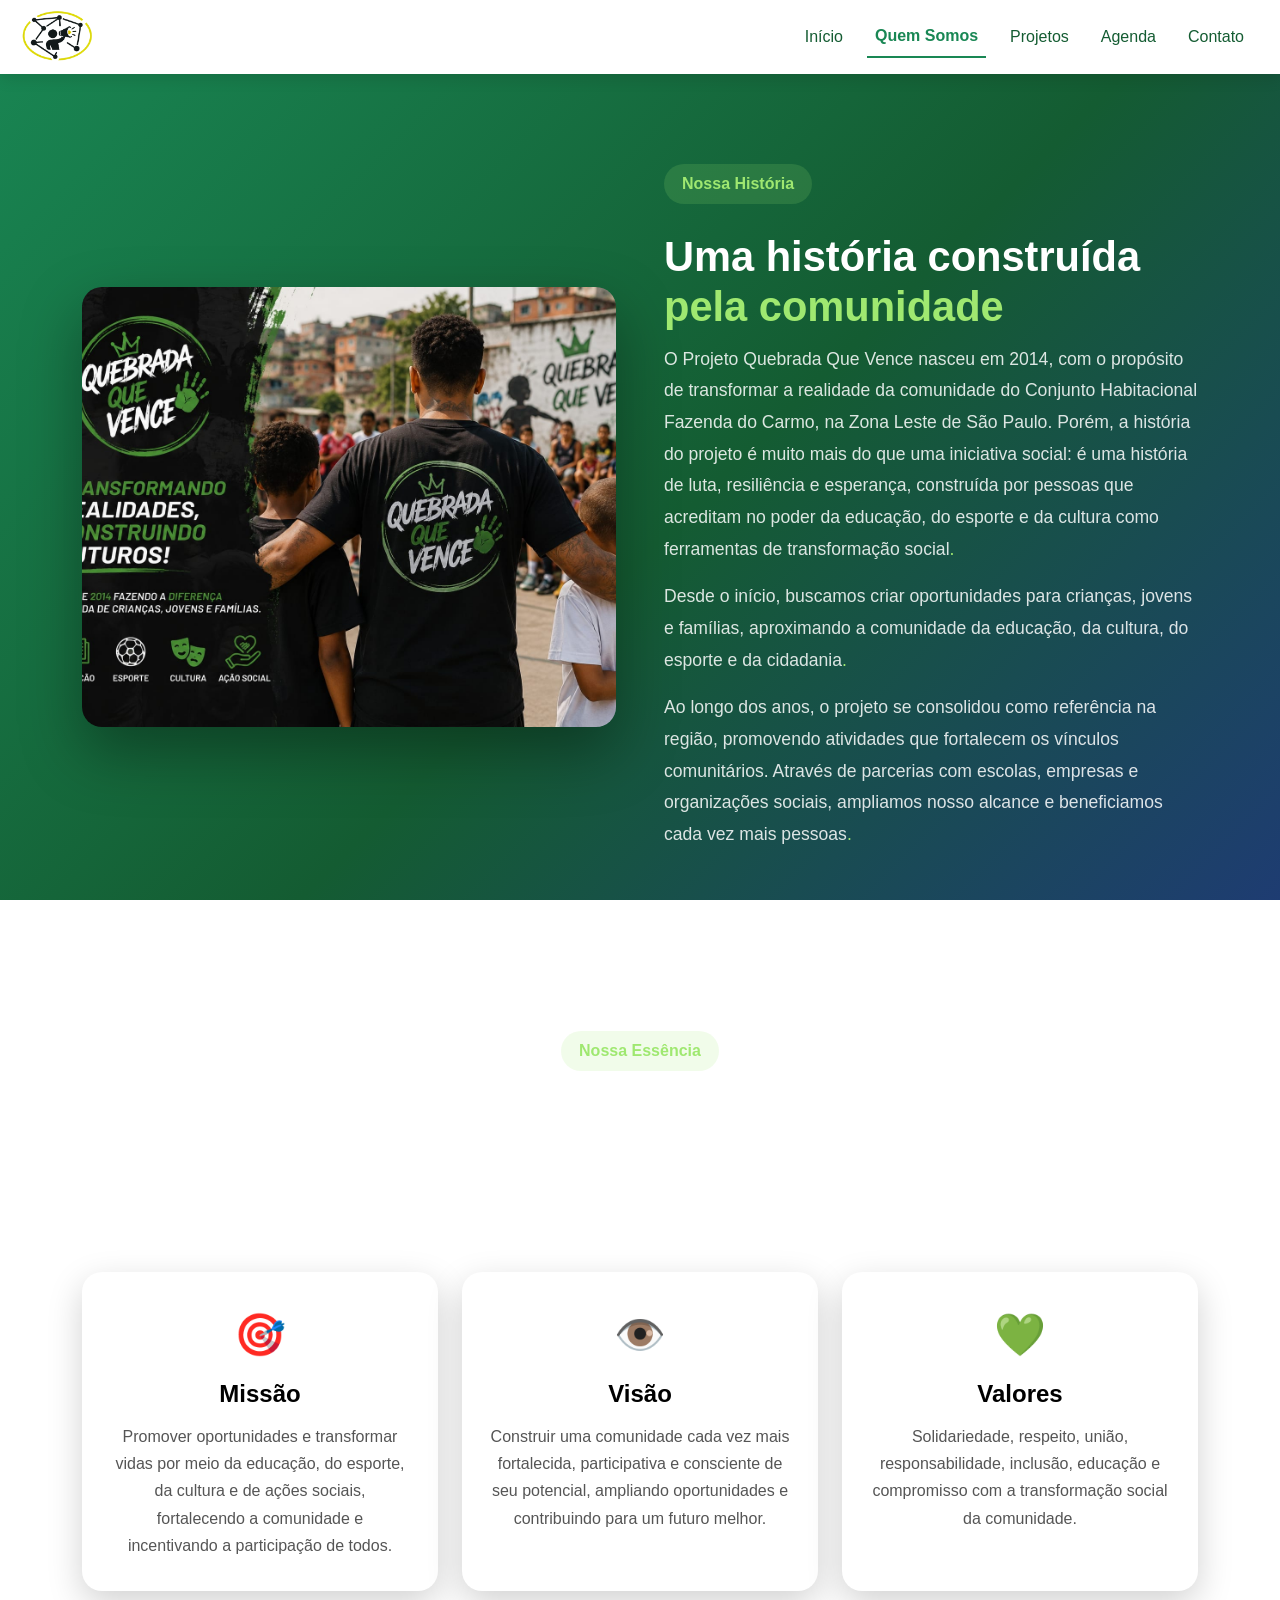
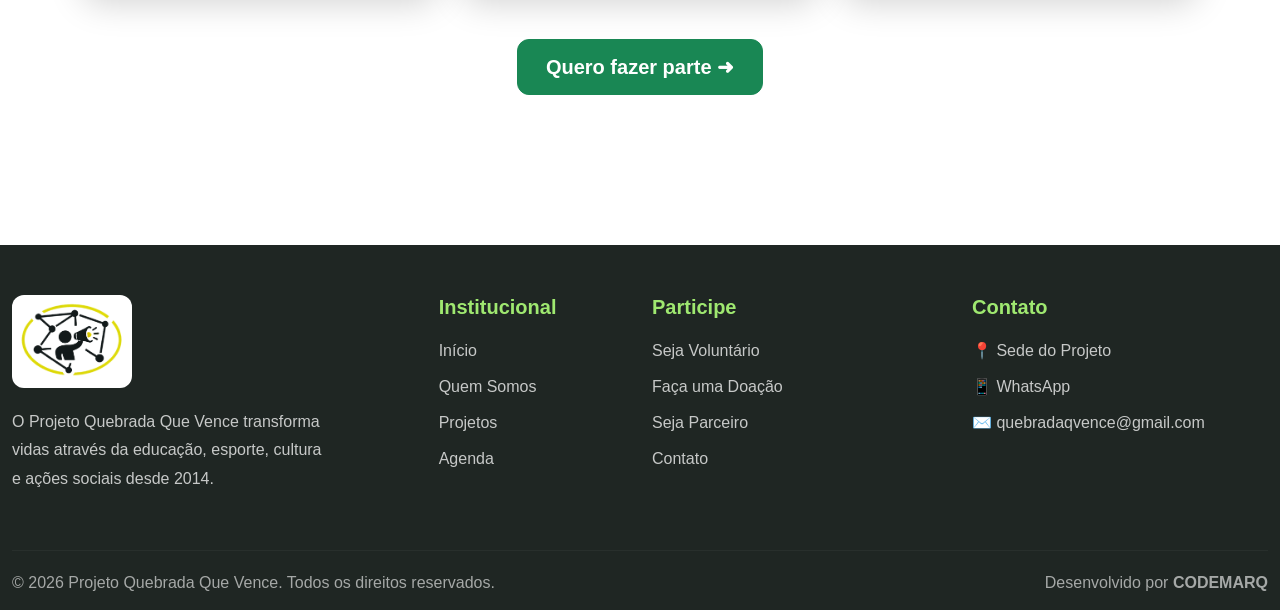
<file: frontend/sobre.html>
<!doctype html>
<html lang="pt-BR">
  <head>
    <meta charset="UTF-8" />
    <meta name="viewport" content="width=device-width, initial-scale=1.0" />
    <title>Quem Somos | Quebrada Que Vence</title>
    <meta name="description" content="Conheça a história, a missão, a visão e os valores do Projeto Quebrada Que Vence, na Zona Leste de São Paulo." />
    <link href="https://cdn.jsdelivr.net/npm/bootstrap@5.3.7/dist/css/bootstrap.min.css" rel="stylesheet" integrity="sha384-LN+7fdVzj6u52u30Kp6M/trliBMCMKTyK833zpbD+pXdCLuTusPj697FH4R/5mcr" crossorigin="anonymous" />
    <link rel="stylesheet" href="css/style.css" />
  </head>
  <body>
    <div id="site-header"></div>

    <main>
      <section class="section-pad">
        <div class="container">
          <div class="row align-items-center g-5">
            <div class="col-lg-6 text-center">
              <img src="img/quem-somos1.jpeg" alt="Quem somos" class="page-image img-fluid img-box" />
            </div>
            <div class="col-lg-6">
              <span class="section-badge">Nossa História</span>
              <h1 class="section-title">
                Uma história construída <span class="highlight">pela comunidade</span>
              </h1>
              <p class="section-description mx-0 mb-3">
                O Projeto Quebrada Que Vence nasceu em 2014, com o propósito de
                transformar a realidade da comunidade do Conjunto Habitacional
                Fazenda do Carmo, na Zona Leste de São Paulo. Porém, a história do
                projeto é muito mais do que uma iniciativa social: é uma história de
                luta, resiliência e esperança, construída por pessoas que acreditam
                no poder da educação, do esporte e da cultura como ferramentas de
                transformação social<span class="highlight">.</span>
              </p>
              <p class="section-description mx-0 mb-3">
                Desde o início, buscamos criar oportunidades para crianças, jovens e
                famílias, aproximando a comunidade da educação, da cultura, do
                esporte e da cidadania<span class="highlight">.</span>
              </p>
              <p class="section-description mx-0">
                Ao longo dos anos, o projeto se consolidou como referência na região,
                promovendo atividades que fortalecem os vínculos comunitários.
                Através de parcerias com escolas, empresas e organizações sociais,
                ampliamos nosso alcance e beneficiamos cada vez mais pessoas<span class="highlight">.</span>
              </p>
            </div>
          </div>
        </div>
      </section>

      <section class="section-pad">
        <div class="container">
          <div class="text-center">
            <span class="section-badge">Nossa Essência</span>
            <h2 class="section-title">O que nos move</h2>
            <p class="section-description">
              Nossa atuação é guiada por princípios que fortalecem a comunidade e
              orientam cada ação do Projeto Quebrada Que Vence.
            </p>
          </div>
          <div class="row g-4 mt-4">
            <div class="col-md-4">
              <div class="info-card text-center">
                <div class="icon">🎯</div>
                <h4>Missão</h4>
                <p>Promover oportunidades e transformar vidas por meio da educação, do esporte, da cultura e de ações sociais, fortalecendo a comunidade e incentivando a participação de todos.</p>
              </div>
            </div>
            <div class="col-md-4">
              <div class="info-card text-center">
                <div class="icon">👁️</div>
                <h4>Visão</h4>
                <p>Construir uma comunidade cada vez mais fortalecida, participativa e consciente de seu potencial, ampliando oportunidades e contribuindo para um futuro melhor.</p>
              </div>
            </div>
            <div class="col-md-4">
              <div class="info-card text-center">
                <div class="icon">💚</div>
                <h4>Valores</h4>
                <p>Solidariedade, respeito, união, responsabilidade, inclusão, educação e compromisso com a transformação social da comunidade.</p>
              </div>
            </div>
          </div>
          <div class="text-center mt-5">
            <a href="contato.html" class="btn btn-success btn-qv btn-lg">Quero fazer parte ➜</a>
          </div>
        </div>
      </section>
    </main>

    <div id="site-footer"></div>

    <script src="https://cdn.jsdelivr.net/npm/bootstrap@5.3.7/dist/js/bootstrap.bundle.min.js" integrity="sha384-ndDqU0Gzau9qJ1lfW4pNLlhNTkCfHzAVBReH9diLvGRem5+R9g2FzA8ZGN954O5Q" crossorigin="anonymous"></script>
    <script src="js/config.js"></script>
    <script src="js/layout.js"></script>
  </body>
</html>
</file>
<file: frontend/css/style.css>
@import url("variables.css");
@import url("base.css");
@import url("layout.css");
@import url("components.css");
@import url("pages.css");
</file>
